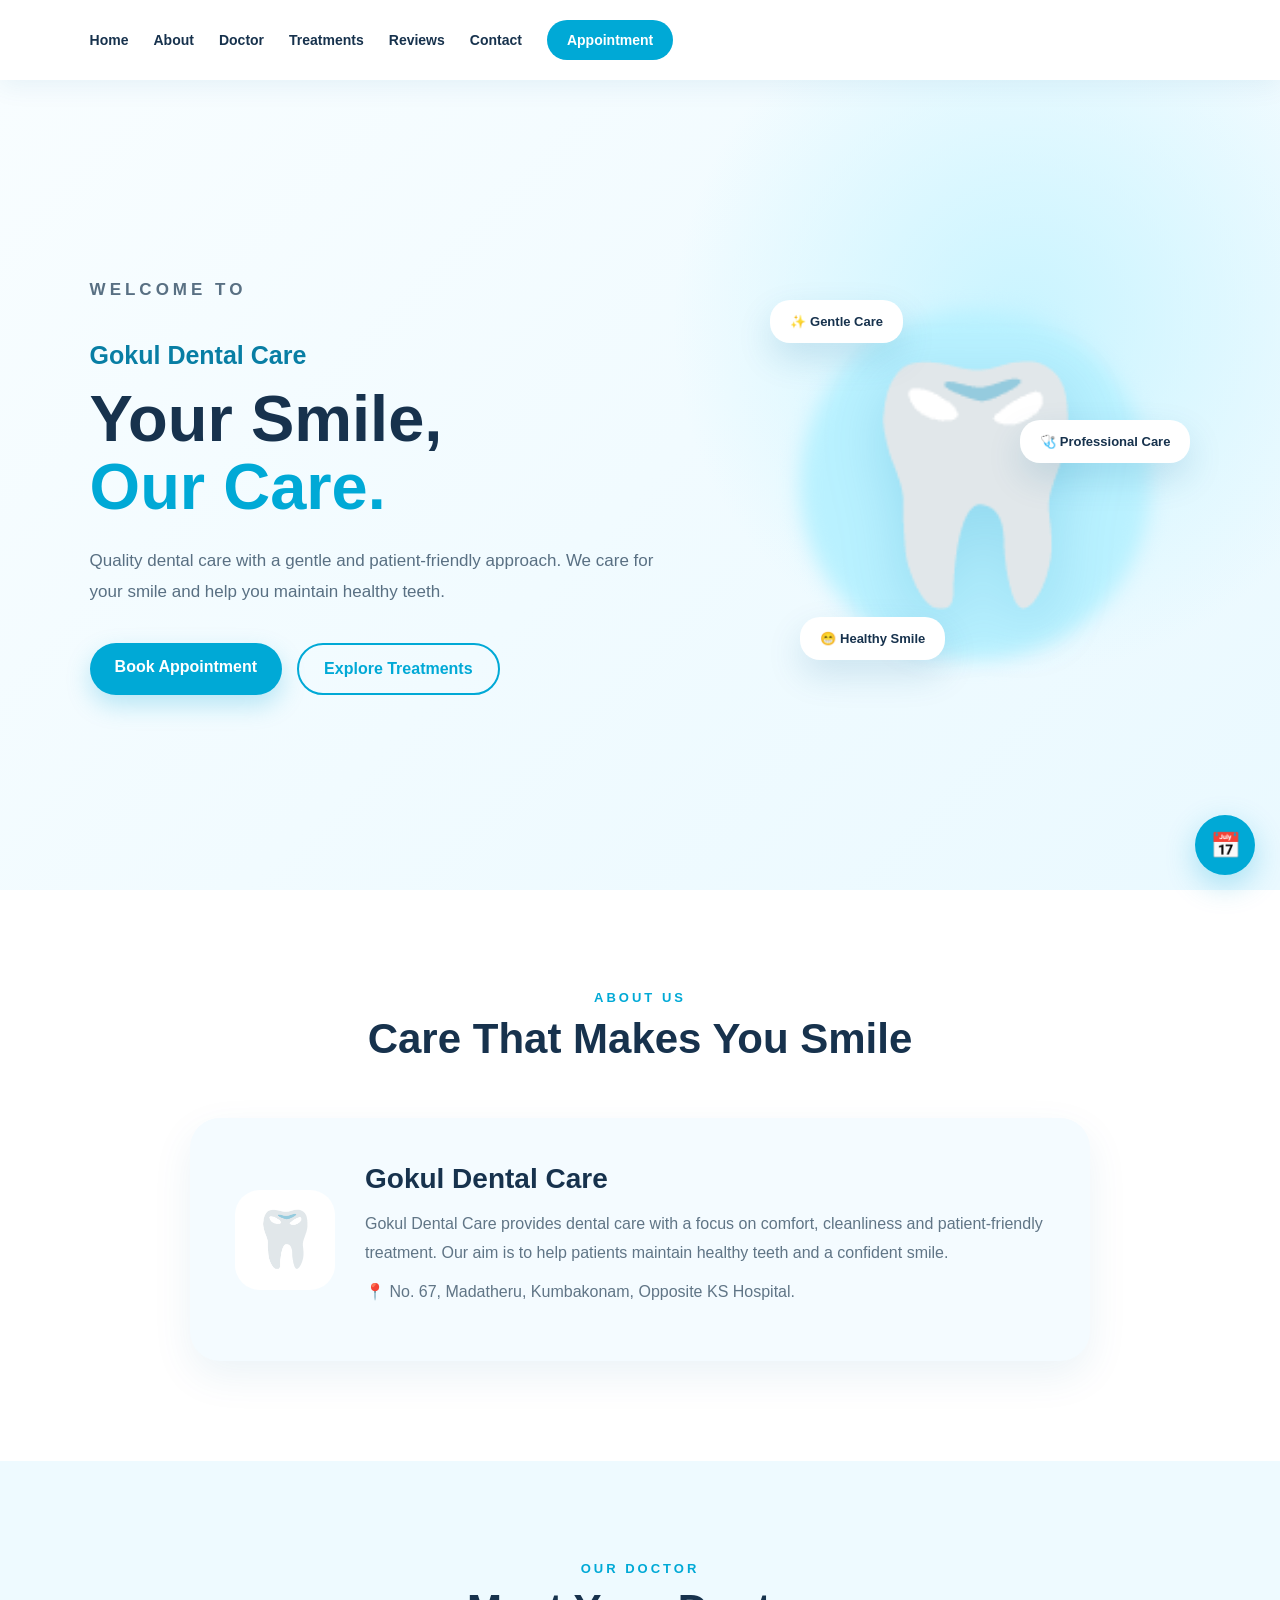
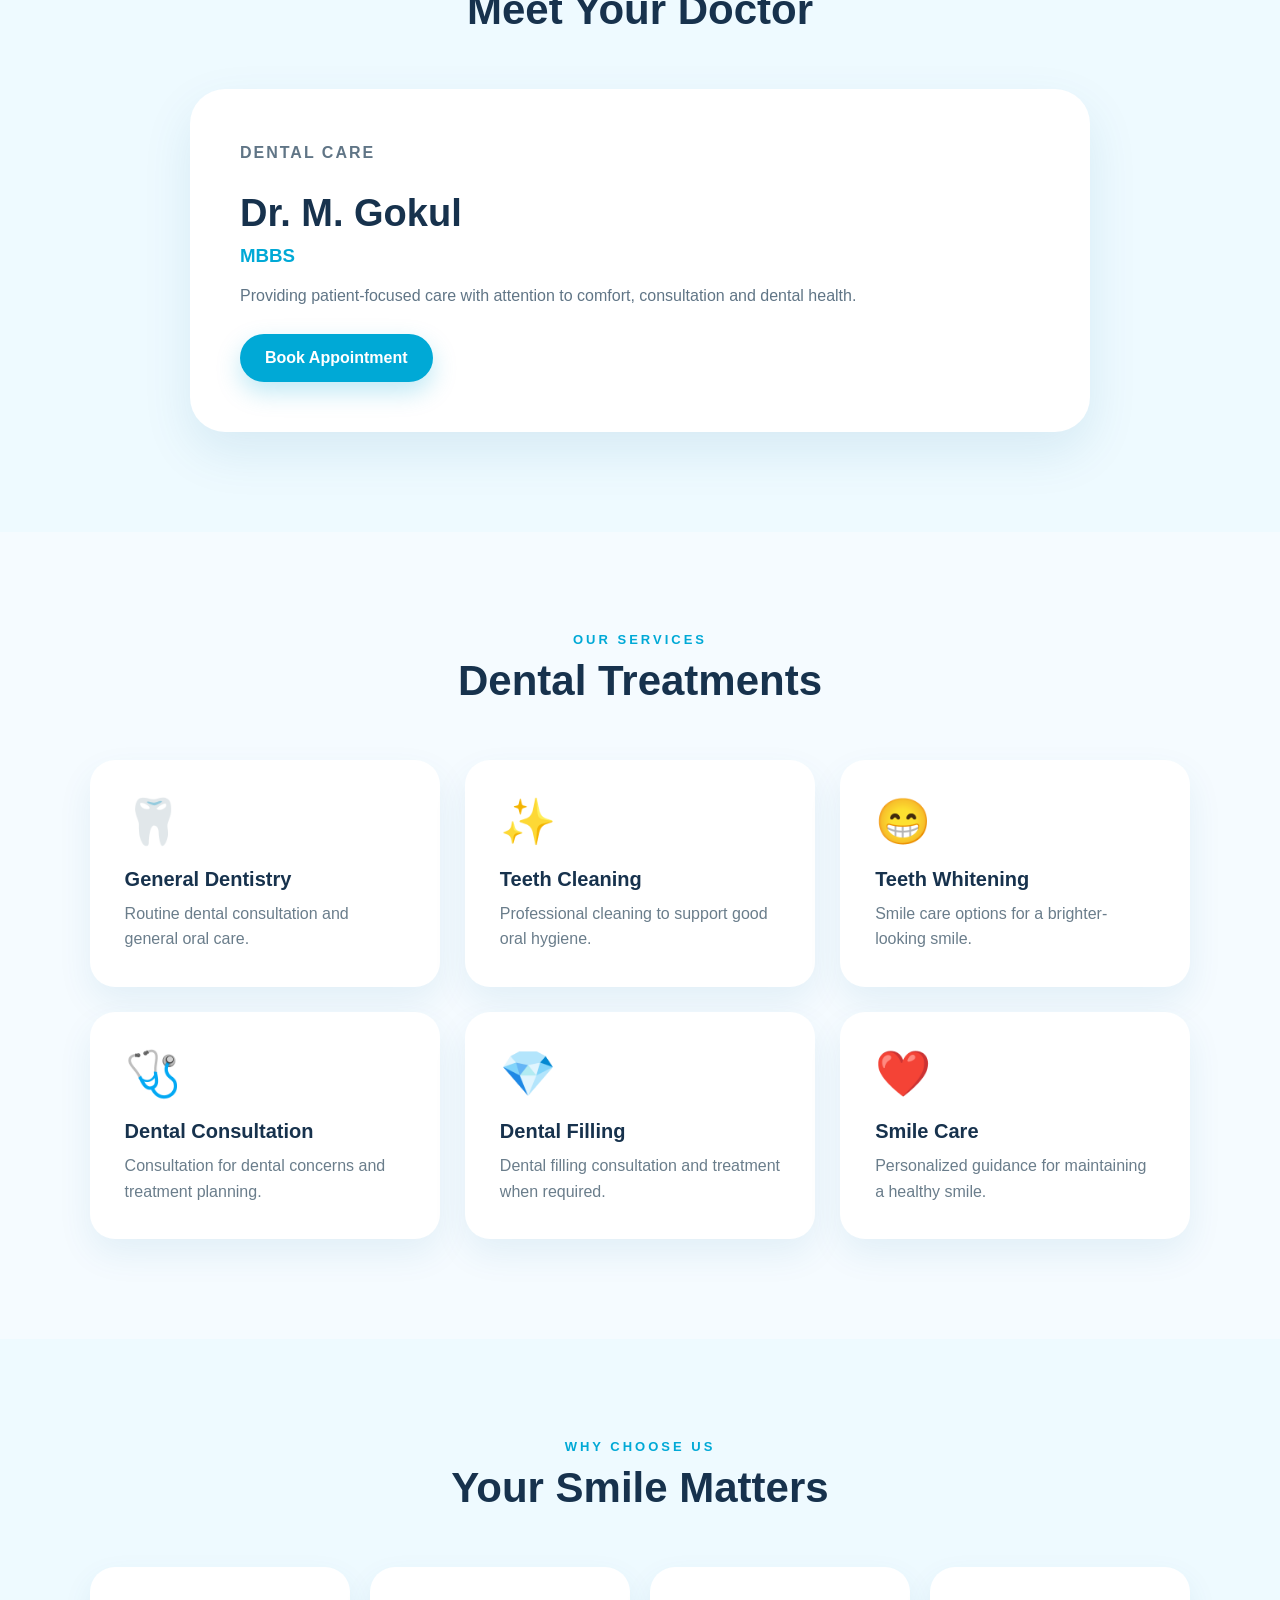
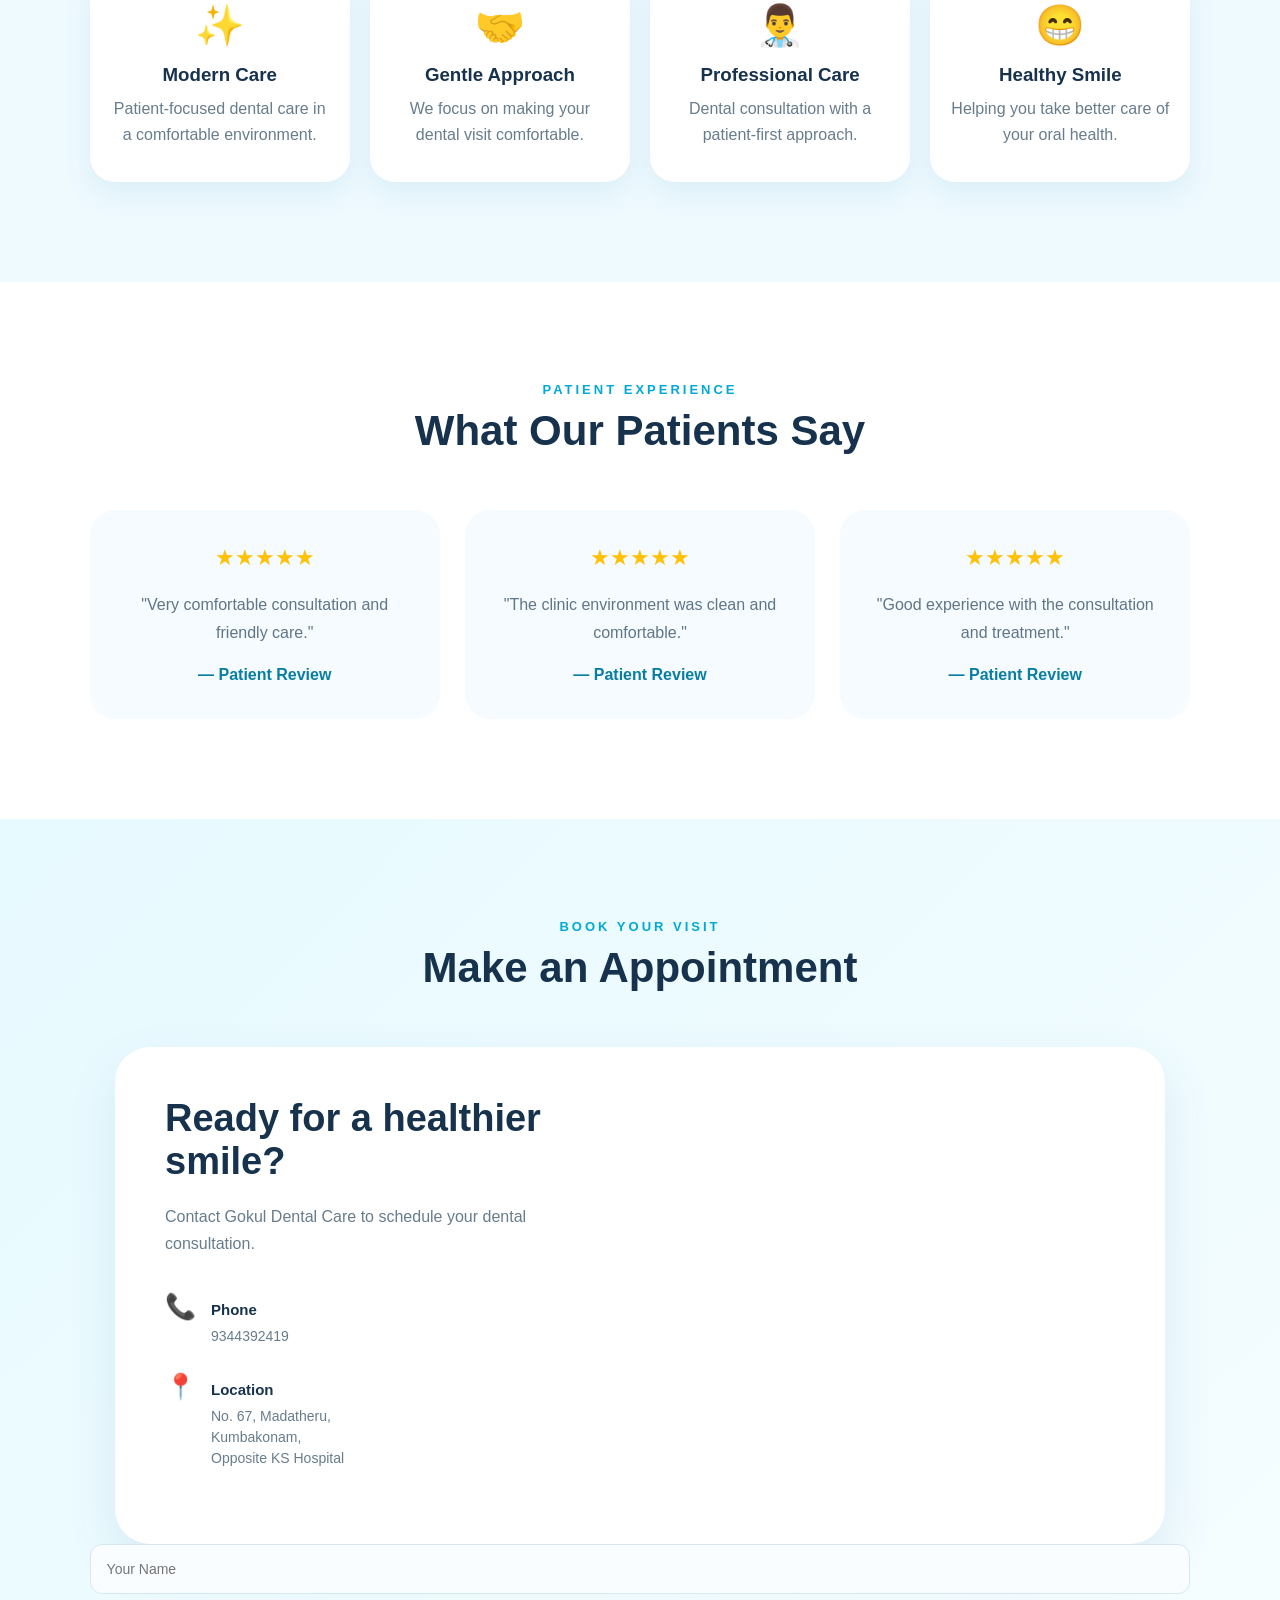
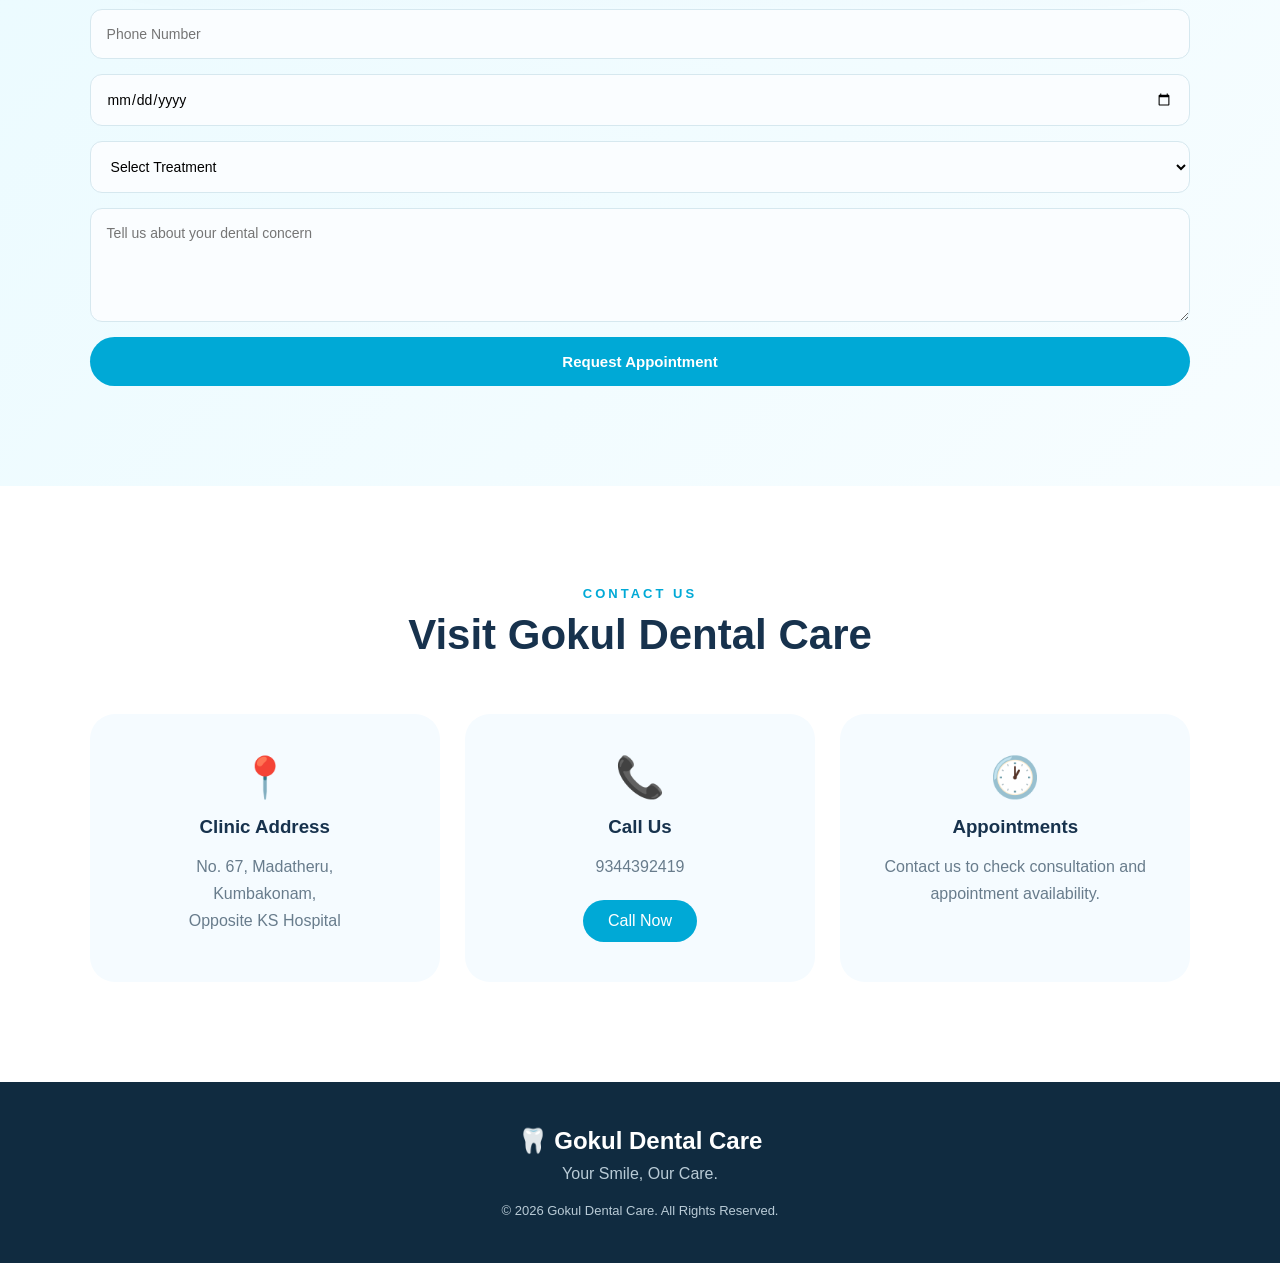
<file: index.html>
<!DOCTYPE html>
<html lang="en">
<head>
    <meta charset="UTF-8">
    <meta name="viewport" content="width=device-width, initial-scale=1.0">
    <title>Gokul Dental Care | Kumbakonam</title>
    <link rel="stylesheet" href="style.css">
</head>

<body>

    <!-- NAVBAR -->
    <header>
               <nav>
            <a href="#home">Home</a>
            <a href="#about">About</a>
            <a href="#doctor">Doctor</a>
            <a href="#treatments">Treatments</a>
            <a href="#reviews">Reviews</a>
            <a href="#contact">Contact</a>
            <a href="#appointment" class="nav-btn">Appointment</a>
        </nav>
    </header>


    <!-- HERO -->
    <section class="hero" id="home">

        <div class="hero-content">
            <p class="small-title">WELCOME TO</p>

            <h1>
                Gokul Dental Care
            </h1>

            <h2>
                Your Smile,<br>
                <span>Our Care.</span>
            </h2>

            <p>
                Quality dental care with a gentle and patient-friendly approach.
                We care for your smile and help you maintain healthy teeth.
            </p>

            <div class="hero-buttons">
                <a href="#appointment" class="main-btn">
                    Book Appointment
                </a>

                <a href="#treatments" class="second-btn">
                    Explore Treatments
                </a>
            </div>
        </div>


        <div class="tooth-area">
            <div class="glow"></div>
            <div class="big-tooth">🦷</div>

            <div class="floating-card card-one">
                ✨ Gentle Care
            </div>

            <div class="floating-card card-two">
                🩺 Professional Care
            </div>

            <div class="floating-card card-three">
                😁 Healthy Smile
            </div>
        </div>

    </section>


    <!-- ABOUT -->
    <section class="section about" id="about">

        <div class="section-title">
            <p>ABOUT US</p>
            <h2>Care That Makes You Smile</h2>
        </div>

        <div class="about-box">

            <div class="about-icon">
                🦷
            </div>

            <div>
                <h3>Gokul Dental Care</h3>

                <p>
                    Gokul Dental Care provides dental care with a focus on
                    comfort, cleanliness and patient-friendly treatment.
                    Our aim is to help patients maintain healthy teeth
                    and a confident smile.
                </p>

                <p>
                    📍 No. 67, Madatheru, Kumbakonam,
                    Opposite KS Hospital.
                </p>
            </div>

        </div>

    </section>


    <!-- DOCTOR -->
    <section class="section doctor" id="doctor">

        <div class="section-title">
            <p>OUR DOCTOR</p>
            <h2>Meet Your Doctor</h2>
        </div>

        <div class="doctor-card">

              <div class="doctor-info">

                <p class="doctor-label">DENTAL CARE</p>

                <h2>Dr. M. Gokul</h2>

                <h3>MBBS</h3>

                <p>
                    Providing patient-focused care with attention to
                    comfort, consultation and dental health.
                </p>

                <a href="#appointment" class="main-btn">
                    Book Appointment
                </a>
            </div>

        </div>

    </section>


    <!-- TREATMENTS -->
    <section class="section treatments" id="treatments">

        <div class="section-title">
            <p>OUR SERVICES</p>
            <h2>Dental Treatments</h2>
        </div>

        <div class="treatment-grid">

            <div class="treatment-card">
                <span>🦷</span>
                <h3>General Dentistry</h3>
                <p>
                    Routine dental consultation and general oral care.
                </p>
            </div>

            <div class="treatment-card">
                <span>✨</span>
                <h3>Teeth Cleaning</h3>
                <p>
                    Professional cleaning to support good oral hygiene.
                </p>
            </div>

            <div class="treatment-card">
                <span>😁</span>
                <h3>Teeth Whitening</h3>
                <p>
                    Smile care options for a brighter-looking smile.
                </p>
            </div>

            <div class="treatment-card">
                <span>🩺</span>
                <h3>Dental Consultation</h3>
                <p>
                    Consultation for dental concerns and treatment planning.
                </p>
            </div>

            <div class="treatment-card">
                <span>💎</span>
                <h3>Dental Filling</h3>
                <p>
                    Dental filling consultation and treatment when required.
                </p>
            </div>

            <div class="treatment-card">
                <span>❤️</span>
                <h3>Smile Care</h3>
                <p>
                    Personalized guidance for maintaining a healthy smile.
                </p>
            </div>

        </div>

    </section>


    <!-- WHY CHOOSE US -->
    <section class="section why">

        <div class="section-title">
            <p>WHY CHOOSE US</p>
            <h2>Your Smile Matters</h2>
        </div>

        <div class="why-grid">

            <div class="why-card">
                <span>✨</span>
                <h3>Modern Care</h3>
                <p>
                    Patient-focused dental care in a comfortable environment.
                </p>
            </div>

            <div class="why-card">
                <span>🤝</span>
                <h3>Gentle Approach</h3>
                <p>
                    We focus on making your dental visit comfortable.
                </p>
            </div>

            <div class="why-card">
                <span>👨‍⚕️</span>
                <h3>Professional Care</h3>
                <p>
                    Dental consultation with a patient-first approach.
                </p>
            </div>

            <div class="why-card">
                <span>😁</span>
                <h3>Healthy Smile</h3>
                <p>
                    Helping you take better care of your oral health.
                </p>
            </div>

        </div>

    </section>


    <!-- REVIEWS -->
    <section class="section reviews" id="reviews">

        <div class="section-title">
            <p>PATIENT EXPERIENCE</p>
            <h2>What Our Patients Say</h2>
        </div>

        <div class="review-grid">

            <div class="review-card">
                <div class="stars">★★★★★</div>
                <p>
                    "Very comfortable consultation and friendly care."
                </p>
                <h4>— Patient Review</h4>
            </div>

            <div class="review-card">
                <div class="stars">★★★★★</div>
                <p>
                    "The clinic environment was clean and comfortable."
                </p>
                <h4>— Patient Review</h4>
            </div>

            <div class="review-card">
                <div class="stars">★★★★★</div>
                <p>
                    "Good experience with the consultation and treatment."
                </p>
                <h4>— Patient Review</h4>
            </div>

        </div>

    </section>


    <!-- APPOINTMENT -->
    <section class="section appointment" id="appointment">

        <div class="section-title">
            <p>BOOK YOUR VISIT</p>
            <h2>Make an Appointment</h2>
        </div>

        <div class="appointment-box">

            <div class="appointment-info">

                <h2>Ready for a healthier smile?</h2>

                <p>
                    Contact Gokul Dental Care to schedule your
                    dental consultation.
                </p>

                <div class="contact-item">
                    📞
                    <div>
                        <strong>Phone</strong>
                        <p>9344392419</p>
                    </div>
                </div>

                <div class="contact-item">
                    📍
                    <div>
                        <strong>Location</strong>
                        <p>
                            No. 67, Madatheru,<br>
                            Kumbakonam,<br>
                            Opposite KS Hospital
                        </p>
                    </div>
                </div>

            </div>


                    </div>
<form onsubmit="sendWhatsApp(); return false;">

    <input
        type="text"
        id="name"
        placeholder="Your Name"
        required
    >

    <input
        type="tel"
        id="phone"
        placeholder="Phone Number"
        required
    >

    <input
        type="date"
        id="date"
        required
    >

    <select id="treatment" required>
        <option value="">Select Treatment</option>
        <option>General Dentistry</option>
        <option>Teeth Cleaning</option>
        <option>Teeth Whitening</option>
        <option>Dental Consultation</option>
        <option>Dental Filling</option>
        <option>Smile Care</option>
    </select>

    <textarea
        id="concern"
        placeholder="Tell us about your dental concern"
        rows="5"
    ></textarea>

    <button type="submit">
        Request Appointment
    </button>

</form>

    </section>


    <!-- CONTACT -->
    <section class="section contact" id="contact">

        <div class="section-title">
            <p>CONTACT US</p>
            <h2>Visit Gokul Dental Care</h2>
        </div>

        <div class="contact-grid">

            <div class="contact-card">
                <span>📍</span>
                <h3>Clinic Address</h3>
                <p>
                    No. 67, Madatheru,<br>
                    Kumbakonam,<br>
                    Opposite KS Hospital
                </p>
            </div>

            <div class="contact-card">
                <span>📞</span>
                <h3>Call Us</h3>
                <p>
                    9344392419
                </p>

                <a
                    href="tel:9344392419"
                    class="call-btn"
                >
                    Call Now
                </a>
            </div>

            <div class="contact-card">
                <span>🕐</span>
                <h3>Appointments</h3>
                <p>
                    Contact us to check consultation
                    and appointment availability.
                </p>
            </div>

        </div>

    </section>


    <!-- FOOTER -->
    <footer>

        <div class="footer-logo">
            🦷 Gokul Dental Care
        </div>

        <p>
            Your Smile, Our Care.
        </p>

        <p class="copyright">
            © 2026 Gokul Dental Care. All Rights Reserved.
        </p>

    </footer>


    <!-- FLOATING BUTTON -->
    <a href="#appointment" class="floating-button">
        📅
    </a>

<script>
function sendWhatsApp() {

    let name = document.getElementById("name").value;
    let phone = document.getElementById("phone").value;
    let date = document.getElementById("date").value;
    let treatment = document.getElementById("treatment").value;
    let concern = document.getElementById("concern").value;

    let message =
        "Hello Gokul Dental Care,%0A%0A" +
        "I would like to request an appointment.%0A%0A" +
        "Name: " + name + "%0A" +
        "Phone: " + phone + "%0A" +
        "Date: " + date + "%0A" +
        "Treatment: " + treatment + "%0A" +
        "Concern: " + concern;

    window.open(
        "https://wa.me/919344392419?text=" + message,
        "_blank"
    );
}
</script>
</body>
</html>
</file>
<file: style.css>
* {
@import url('https://fonts.googleapis.com/css2?family=Poppins:wght@400;500;600;700&display=swap');
    margin: 0;
    padding: 0;
    box-sizing: border-box;
}

html {
    scroll-behavior: smooth;
}

body {
   font-family: "Poppins", sans-serif;
    color: #17324d;
    background: #f5fbff;
    overflow-x: hidden;
}


/* NAVBAR */

header {
    width: 100%;
    padding: 20px 7%;
    display: flex;
    justify-content: space-between;
    align-items: center;
    background: rgba(255, 255, 255, 0.92);
    backdrop-filter: blur(15px);
    position: sticky;
    top: 0;
    z-index: 1000;
    box-shadow: 0 5px 25px rgba(0, 100, 150, 0.08);
}

.logo {
    font-size: 22px;
    font-weight: bold;
    color: #087ea4;
}

nav {
    display: flex;
    align-items: center;
    gap: 25px;
}

nav a {
    text-decoration: none;
    color: #17324d;
    font-size: 14px;
    font-weight: 600;
    transition: 0.3s;
}

nav a:hover {
    color: #00a9d6;
}

.nav-btn {
    padding: 12px 20px;
    background: #00a9d6;
    color: white !important;
    border-radius: 30px;
}


/* HERO */

.hero {
    min-height: 90vh;
    padding: 80px 7%;
    display: flex;
    align-items: center;
    justify-content: space-between;
    position: relative;
    overflow: hidden;
    background:
        radial-gradient(circle at 80% 30%, #c9f4ff, transparent 30%),
        linear-gradient(135deg, #f8fdff, #eaf9ff);
}

.hero-content {
    max-width: 600px;
    z-index: 2;
    animation: fadeUp 1s ease;
}

.small-title {
    color: #00a9d6;
    font-size: 14px;
    font-weight: bold;
    letter-spacing: 4px;
    margin-bottom: 15px;
}

.hero h1 {
    font-size: 25px;
    color: #087ea4;
    margin-bottom: 15px;
}

.hero h2 {
    font-size: 65px;
    line-height: 1.05;
    margin-bottom: 25px;
}

.hero h2 span {
    color: #00a9d6;
}

.hero-content > p {
    font-size: 17px;
    line-height: 1.8;
    color: #597083;
    margin-bottom: 35px;
}

.hero-buttons {
    display: flex;
    gap: 15px;
    flex-wrap: wrap;
}

.main-btn,
.second-btn {
    display: inline-block;
    text-decoration: none;
    padding: 15px 25px;
    border-radius: 35px;
    font-weight: bold;
    transition: 0.3s;
}

.main-btn {
    background: #00a9d6;
    color: white;
    box-shadow: 0 10px 25px rgba(0, 169, 214, 0.25);
}

.main-btn:hover {
    transform: translateY(-4px);
    box-shadow: 0 15px 30px rgba(0, 169, 214, 0.35);
}

.second-btn {
    border: 2px solid #00a9d6;
    color: #00a9d6;
}

.second-btn:hover {
    background: #00a9d6;
    color: white;
}


/* TOOTH */

.tooth-area {
    width: 430px;
    height: 430px;
    position: relative;
    display: flex;
    align-items: center;
    justify-content: center;
}

.glow {
    width: 350px;
    height: 350px;
    position: absolute;
    border-radius: 50%;
    background: #b9f1ff;
    filter: blur(10px);
    animation: pulse 3s infinite;
}

.big-tooth {
    font-size: 230px;
    z-index: 2;
    animation: float 4s ease-in-out infinite;
    filter: drop-shadow(0 20px 30px rgba(0, 130, 180, 0.2));
}

.floating-card {
    position: absolute;
    padding: 14px 20px;
    background: white;
    border-radius: 20px;
    box-shadow: 0 15px 35px rgba(0, 100, 150, 0.15);
    font-weight: bold;
    font-size: 13px;
    z-index: 3;
}

.card-one {
    top: 30px;
    left: 10px;
    animation: floatSmall 3s infinite;
}

.card-two {
    right: 0;
    top: 150px;
    animation: floatSmall 4s infinite;
}

.card-three {
    bottom: 40px;
    left: 40px;
    animation: floatSmall 3.5s infinite;
}


/* SECTIONS */

.section {
    padding: 100px 7%;
}

.section-title {
    text-align: center;
    margin-bottom: 55px;
}

.section-title p {
    color: #00a9d6;
    font-weight: bold;
    font-size: 13px;
    letter-spacing: 3px;
    margin-bottom: 10px;
}

.section-title h2 {
    font-size: 42px;
    color: #17324d;
}


/* ABOUT */

.about {
    background: white;
}

.about-box {
    max-width: 900px;
    margin: auto;
    padding: 45px;
    display: flex;
    gap: 30px;
    align-items: center;
    border-radius: 30px;
    background: #f4fbff;
    box-shadow: 0 15px 40px rgba(0, 100, 150, 0.08);
}

.about-icon {
    min-width: 100px;
    height: 100px;
    display: flex;
    align-items: center;
    justify-content: center;
    font-size: 55px;
    background: white;
    border-radius: 25px;
}

.about-box h3 {
    font-size: 28px;
    margin-bottom: 15px;
}

.about-box p {
    color: #607586;
    line-height: 1.8;
    margin-bottom: 10px;
}


/* DOCTOR */

.doctor {
    background: #eefaff;
}

.doctor-card {
    max-width: 900px;
    margin: auto;
    display: flex;
    align-items: center;
    gap: 50px;
    padding: 50px;
    background: white;
    border-radius: 35px;
    box-shadow: 0 20px 50px rgba(0, 100, 150, 0.1);
}

.doctor-image {
    width: 250px;
    height: 250px;
    border-radius: 30px;
    display: flex;
    align-items: center;
    justify-content: center;
    font-size: 120px;
    background: linear-gradient(135deg, #dff8ff, #b9efff);
}

.doctor-label {
    color: #00a9d6;
    font-weight: bold;
    letter-spacing: 2px;
}

.doctor-info h2 {
    font-size: 38px;
    margin: 10px 0;
}

.doctor-info h3 {
    color: #00a9d6;
    margin-bottom: 15px;
}

.doctor-info p {
    color: #607586;
    line-height: 1.7;
    margin-bottom: 25px;
}


/* TREATMENTS */

.treatment-grid {
    display: grid;
    grid-template-columns: repeat(3, 1fr);
    gap: 25px;
}

.treatment-card {
    padding: 35px;
    border-radius: 25px;
    background: white;
    box-shadow: 0 15px 35px rgba(0, 100, 150, 0.08);
    transition: 0.4s;
}

.treatment-card:hover {
    transform: translateY(-10px);
    box-shadow: 0 20px 45px rgba(0, 100, 150, 0.15);
}

.treatment-card span {
    font-size: 45px;
}

.treatment-card h3 {
    margin: 20px 0 10px;
    font-size: 20px;
}

.treatment-card p {
    color: #6a7d8b;
    line-height: 1.6;
}


/* WHY */

.why {
    background: #eefaff;
}

.why-grid {
    display: grid;
    grid-template-columns: repeat(4, 1fr);
    gap: 20px;
}

.why-card {
    text-align: center;
    background: white;
    padding: 35px 20px;
    border-radius: 25px;
    box-shadow: 0 12px 30px rgba(0, 100, 150, 0.08);
}

.why-card span {
    font-size: 40px;
}

.why-card h3 {
    margin: 15px 0 10px;
}

.why-card p {
    color: #687c8c;
    line-height: 1.6;
}


/* REVIEWS */

.reviews {
    background: white;
}

.review-grid {
    display: grid;
    grid-template-columns: repeat(3, 1fr);
    gap: 25px;
}

.review-card {
    padding: 35px;
    background: #f5fbff;
    border-radius: 25px;
    text-align: center;
}

.stars {
    color: #ffc107;
    font-size: 22px;
    margin-bottom: 20px;
}

.review-card p {
    color: #607586;
    line-height: 1.7;
    margin-bottom: 20px;
}

.review-card h4 {
    color: #087ea4;
}


/* APPOINTMENT */

.appointment {
    background:
        linear-gradient(135deg, #e7faff, #f7fdff);
}

.appointment-box {
    max-width: 1050px;
    margin: auto;
    display: grid;
    grid-template-columns: 1fr 1fr;
    gap: 50px;
    padding: 50px;
    background: white;
    border-radius: 35px;
    box-shadow: 0 20px 50px rgba(0, 100, 150, 0.1);
}

.appointment-info h2 {
    font-size: 38px;
    margin-bottom: 20px;
}

.appointment-info > p {
    color: #687c8c;
    line-height: 1.7;
    margin-bottom: 35px;
}

.contact-item {
    display: flex;
    gap: 15px;
    margin-bottom: 25px;
    font-size: 25px;
}

.contact-item strong {
    font-size: 15px;
}

.contact-item p {
    font-size: 14px;
    color: #687c8c;
    margin-top: 5px;
    line-height: 1.5;
}

form {
    display: flex;
    flex-direction: column;
    gap: 15px;
}

form input,
form select,
form textarea {
    width: 100%;
    padding: 16px;
    border: 1px solid #d6e8ef;
    border-radius: 12px;
    outline: none;
    font-family: inherit;
    font-size: 14px;
    background: #fafdff;
}

form input:focus,
form select:focus,
form textarea:focus {
    border-color: #00a9d6;
}

form button {
    padding: 16px;
    border: none;
    border-radius: 30px;
    background: #00a9d6;
    color: white;
    font-size: 15px;
    font-weight: bold;
    cursor: pointer;
    transition: 0.3s;
}

form button:hover {
    transform: translateY(-3px);
    box-shadow: 0 10px 25px rgba(0, 169, 214, 0.25);
}


/* CONTACT */

.contact {
    background: white;
}

.contact-grid {
    display: grid;
    grid-template-columns: repeat(3, 1fr);
    gap: 25px;
}

.contact-card {
    padding: 40px 25px;
    text-align: center;
    border-radius: 25px;
    background: #f5fbff;
}

.contact-card span {
    font-size: 40px;
}

.contact-card h3 {
    margin: 15px 0;
}

.contact-card p {
    color: #687c8c;
    line-height: 1.7;
}

.call-btn {
    display: inline-block;
    margin-top: 20px;
    padding: 12px 25px;
    background: #00a9d6;
    color: white;
    text-decoration: none;
    border-radius: 25px;
}


/* FOOTER */

footer {
    padding: 45px 7%;
    text-align: center;
    background: #102b40;
    color: white;
}

.footer-logo {
    font-size: 24px;
    font-weight: bold;
    margin-bottom: 10px;
}

footer p {
    color: #b9cbd6;
}

.copyright {
    margin-top: 20px;
    font-size: 13px;
}


/* FLOATING BUTTON */

.floating-button {
    position: fixed;
    right: 25px;
    bottom: 25px;
    width: 60px;
    height: 60px;
    border-radius: 50%;
    display: flex;
    align-items: center;
    justify-content: center;
    background: #00a9d6;
    color: white;
    text-decoration: none;
    font-size: 25px;
    box-shadow: 0 10px 30px rgba(0, 169, 214, 0.3);
    z-index: 999;
    animation: pulseButton 2s infinite;
}


/* ANIMATIONS */

@keyframes fadeUp {
    from {
        opacity: 0;
        transform: translateY(30px);
    }

    to {
        opacity: 1;
        transform: translateY(0);
    }
}

@keyframes float {
    0%, 100% {
        transform: translateY(0);
    }

    50% {
        transform: translateY(-20px);
    }
}

@keyframes floatSmall {
    0%, 100% {
        transform: translateY(0);
    }

    50% {
        transform: translateY(-10px);
    }
}

@keyframes pulse {
    0%, 100% {
        transform: scale(1);
        opacity: 0.7;
    }

    50% {
        transform: scale(1.12);
        opacity: 1;
    }
}

@keyframes pulseButton {
    0%, 100% {
        transform: scale(1);
    }

    50% {
        transform: scale(1.08);
    }
}


/* MOBILE */

@media (max-width: 900px) {

    header {
        flex-direction: column;
        gap: 15px;
    }

    nav {
        gap: 12px;
        flex-wrap: wrap;
        justify-content: center;
    }

    nav a {
        font-size: 12px;
    }

    .hero {
        flex-direction: column;
        text-align: center;
        padding-top: 60px;
    }

    .hero h2 {
        font-size: 48px;
    }

    .hero-buttons {
        justify-content: center;
    }

    .tooth-area {
        width: 320px;
        height: 320px;
        margin-top: 40px;
    }

    .big-tooth {
        font-size: 170px;
    }

    .glow {
        width: 250px;
        height: 250px;
    }

    .treatment-grid,
    .why-grid,
    .review-grid,
    .contact-grid {
        grid-template-columns: 1fr 1fr;
    }

    .appointment-box {
        grid-template-columns: 1fr;
    }

    .doctor-card {
        flex-direction: column;
        text-align: center;
    }
}


@media (max-width: 600px) {

    .section {
        padding: 70px 5%;
    }

    .section-title h2 {
        font-size: 32px;
    }

    .hero h2 {
        font-size: 40px;
    }

    .treatment-grid,
    .why-grid,
    .review-grid,
    .contact-grid {
        grid-template-columns: 1fr;
    }

    .about-box,
    .doctor-card,
    .appointment-box {
        padding: 30px 20px;
    }

    .doctor-image {
        width: 190px;
        height: 190px;
        font-size: 90px;
    }

    .appointment-info h2 {
        font-size: 30px;
    }
/* LOGO SIZE */

.logo {
    display: flex;
    align-items: center;
    gap: 10px;
}

.logo img {
    width: 58px;
    height: 58px;
    object-fit: contain;
}


/* DOCTOR PHOTO SIZE */

.doctor-image {
    width: 300px;
    height: 360px;
    border-radius: 28px;
    overflow: hidden;
    flex-shrink: 0;
    background: #e8f9ff;
}

.doctor-image img {
    width: 100%;
    height: 100%;
    object-fit: cover;
    object-position: center top;
    display: block;
}
}
</file>
